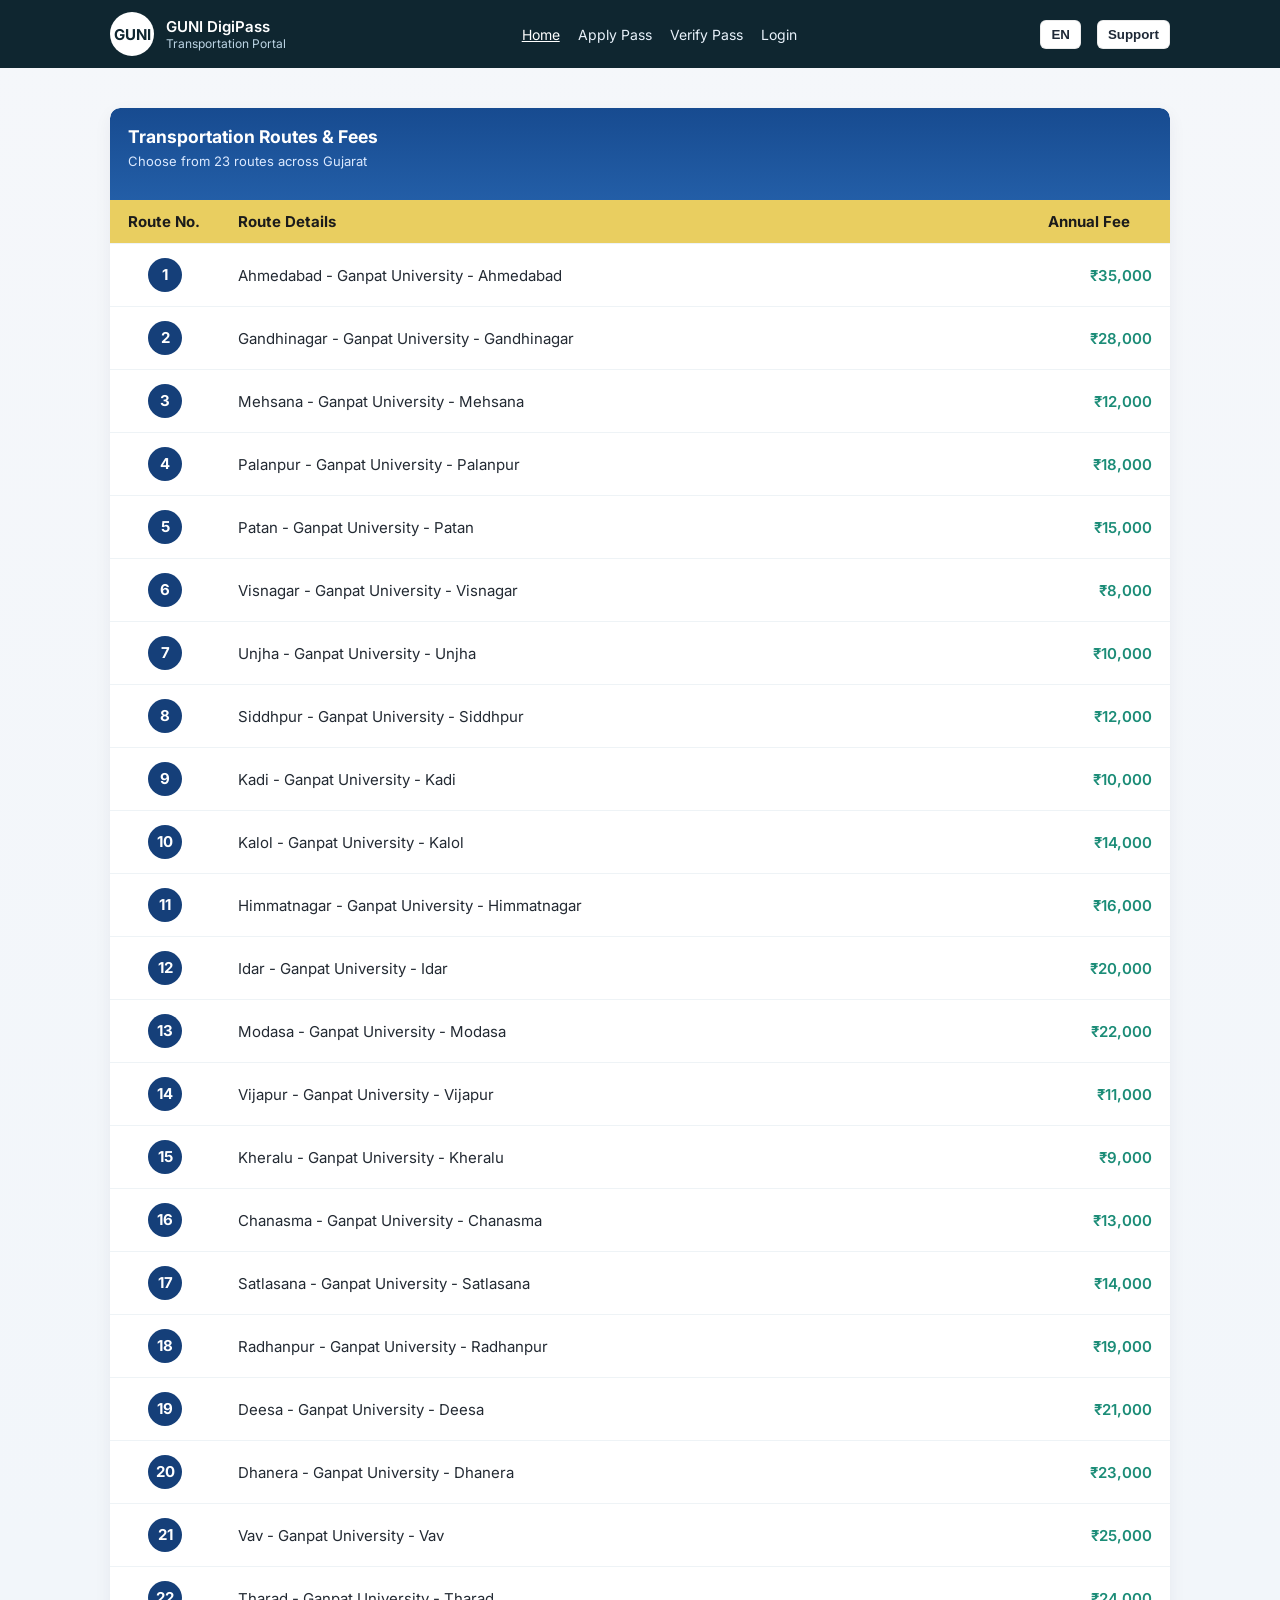
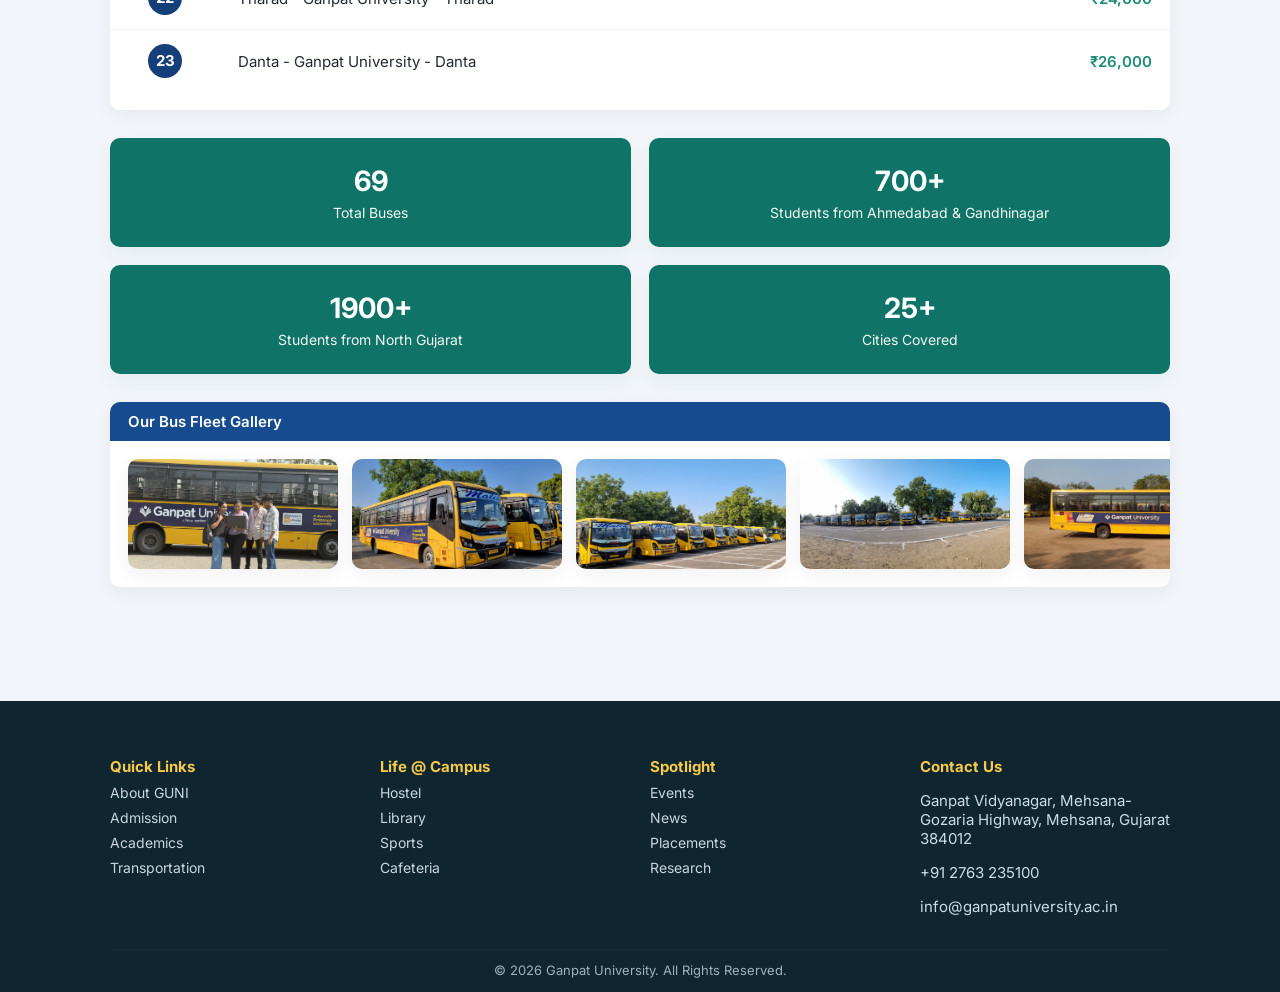
<file: frontend/index.html>
<!doctype html>
<html lang="en">
<head>
  <meta charset="utf-8" />
  <meta name="viewport" content="width=device-width,initial-scale=1" />
  <title>GUNI DigiPass — Home</title>
  <link href="https://fonts.googleapis.com/css2?family=Inter:wght@300;400;600;700&display=swap" rel="stylesheet">
  <link rel="stylesheet" href="homepage.css">
  <link rel="stylesheet" href="global-actions.css">
</head>
<body>
  <header class="topbar">
    <div class="container topbar-inner">
      <div class="brand">
        <div class="logo">GUNI</div>
        <div class="brand-text">
          <div class="title">GUNI DigiPass</div>
          <div class="subtitle">Transportation Portal</div>
        </div>
      </div>

      <nav class="nav">
        <a href="homepage.html" class="active">Home</a>
        <a href="applypass.html">Apply Pass</a>
        <a href="verify.html">Verify Pass</a>
        <a href="kdp.html">Login</a>
      </nav>

      <div class="actions">
        <button class="lang">EN</button>
        <button class="support">Support</button>
      </div>
    </div>
  </header>

  <main class="main">
    <div class="container">

      <!-- Routes Card -->
      <section class="card routes-card">
        <div class="routes-top">
          <div class="routes-title">
            <h3>Transportation Routes & Fees</h3>
            <p class="muted">Choose from 23 routes across Gujarat</p>
          </div>
        </div>

        <div class="routes-table-wrap">
          <table class="routes-table" aria-label="Routes and Fees">
            <thead>
              <tr>
                <th class="col-num">Route No.</th>
                <th class="col-detail">Route Details</th>
                <th class="col-fee">Annual Fee</th>
              </tr>
            </thead>
            <tbody id="routes-body">
              <!-- populated by JS -->
            </tbody>
          </table>
        </div>
      </section>

      <!-- Stats -->
      <section class="stats-grid">
        <div class="stat card-green">
          <div class="stat-number">69</div>
          <div class="stat-label">Total Buses</div>
        </div>
        <div class="stat card-green">
          <div class="stat-number">700+</div>
          <div class="stat-label">Students from Ahmedabad & Gandhinagar</div>
        </div>
        <div class="stat card-green">
          <div class="stat-number">1900+</div>
          <div class="stat-label">Students from North Gujarat</div>
        </div>
        <div class="stat card-green">
          <div class="stat-number">25+</div>
          <div class="stat-label">Cities Covered</div>
        </div>
      </section>

      <!-- Gallery -->
      <section class="card gallery-card">
        <div class="gallery-head">Our Bus Fleet Gallery</div>
        <div class="gallery-row" id="gallery-row">
          <!-- images populated by JS -->
        </div>
      </section>

    </div>
  </main>

  <footer class="footer">
    <div class="container footer-inner">
      <div class="cols">
        <div class="col">
          <h4>Quick Links</h4>
          <ul>
            <li>About GUNI</li>
            <li>Admission</li>
            <li>Academics</li>
            <li>Transportation</li>
          </ul>
        </div>
        <div class="col">
          <h4>Life @ Campus</h4>
          <ul>
            <li>Hostel</li>
            <li>Library</li>
            <li>Sports</li>
            <li>Cafeteria</li>
          </ul>
        </div>
        <div class="col">
          <h4>Spotlight</h4>
          <ul>
            <li>Events</li>
            <li>News</li>
            <li>Placements</li>
            <li>Research</li>
          </ul>
        </div>
        <div class="col">
          <h4>Contact Us</h4>
          <p>Ganpat Vidyanagar, Mehsana-Gozaria Highway, Mehsana, Gujarat 384012</p>
          <p>+91 2763 235100</p>
          <p>info@ganpatuniversity.ac.in</p>
        </div>
      </div>

      <div class="footer-bottom">© 2026 Ganpat University. All Rights Reserved.</div>
    </div>
  </footer>

  <script src="homepage.js"></script>
  <script src="global-actions.js"></script>
</body>
</html>
</file>
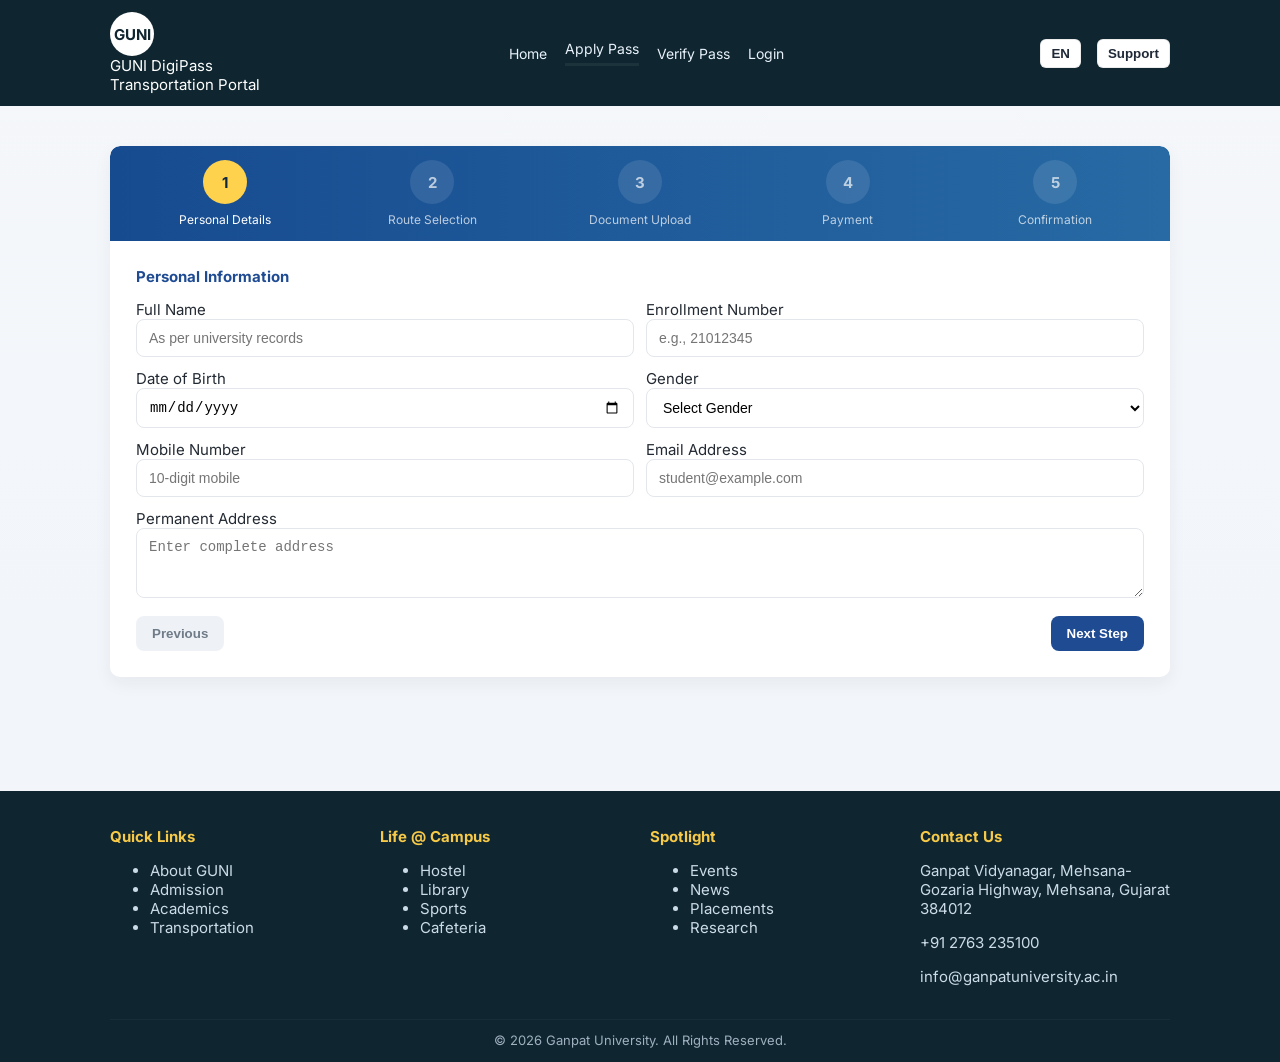
<file: frontend/applypass.html>
<!doctype html>
<html lang="en">
<head>
  <meta charset="utf-8" />
  <meta name="viewport" content="width=device-width, initial-scale=1" />
  <title>GUNI DigiPass — Apply Pass</title>
  <link href="https://fonts.googleapis.com/css2?family=Inter:wght@300;400;600;700&display=swap" rel="stylesheet">
  <link rel="stylesheet" href="applypass.css">
  <link rel="stylesheet" href="global-actions.css">
</head>
<body>
  <!-- Top navigation -->
  <header class="topbar">
    <div class="container topbar-inner">
      <div class="brand">
        <div class="logo">GUNI</div>
        <div class="brand-text">
          <div class="title">GUNI DigiPass</div>
          <div class="subtitle">Transportation Portal</div>
        </div>
      </div>
      <nav class="nav">
        <a href="homepage.html">Home</a>
        <a class="active" href="applypass.html">Apply Pass</a>
        <a href="verify.html">Verify Pass</a>
        <a href="kdp.html">Login</a>
      </nav>
      <div class="actions">
        <button class="lang">EN</button>
        <button class="support">Support</button>
      </div>
    </div>
  </header>

  <main class="main">
    <div class="container">

      <div class="apply-card card">
        <!-- Stepper -->
        <div class="stepper">
          <div class="step-item active" data-step="0">
            <div class="step-circle">1</div>
            <div class="step-label">Personal Details</div>
          </div>
          <div class="step-item" data-step="1">
            <div class="step-circle">2</div>
            <div class="step-label">Route Selection</div>
          </div>
          <div class="step-item" data-step="2">
            <div class="step-circle">3</div>
            <div class="step-label">Document Upload</div>
          </div>
          <div class="step-item" data-step="3">
            <div class="step-circle">4</div>
            <div class="step-label">Payment</div>
          </div>
          <div class="step-item" data-step="4">
            <div class="step-circle">5</div>
            <div class="step-label">Confirmation</div>
          </div>
        </div>

        <div class="apply-body">
          <!-- Step 1: Personal Details -->
          <form id="step-0" class="step active">
            <h4>Personal Information</h4>
            <div class="grid">
              <label class="field">
                <span>Full Name</span>
                <input id="app-fullname" type="text" placeholder="As per university records">
              </label>
              <label class="field">
                <span>Enrollment Number</span>
                <input id="app-enrollment" type="text" placeholder="e.g., 21012345">
              </label>

              <label class="field">
                <span>Date of Birth</span>
                <input id="app-dob" type="date">
              </label>
              <label class="field">
                <span>Gender</span>
                <select id="app-gender">
                  <option value="">Select Gender</option>
                  <option>Male</option>
                  <option>Female</option>
                  <option>Other</option>
                </select>
              </label>

              <label class="field">
                <span>Mobile Number</span>
                <input id="app-mobile" type="tel" maxlength="10" placeholder="10-digit mobile">
              </label>
              <label class="field">
                <span>Email Address</span>
                <input id="app-email" type="email" placeholder="student@example.com">
              </label>

              <label class="field full">
                <span>Permanent Address</span>
                <textarea id="app-address" rows="3" placeholder="Enter complete address"></textarea>
              </label>
            </div>

            <div class="actions-row">
              <button type="button" class="btn ghost" disabled>Previous</button>
              <button type="button" class="btn primary next-btn" data-next="1">Next Step</button>
            </div>
          </form>

          <!-- Step 2: Route Selection -->
          <div id="step-1" class="step">
            <h4>Select Your Route</h4>
            <div class="routes-list" id="routes-list">
              <!-- routes populated by JS (default shown on page load) -->
            </div>

            <div class="fee-summary card small" id="fee-summary">
              <div class="fee-header">Fee Summary</div>
              <div class="fee-row"><span>Bus Pass Fee</span><span id="fee-pass">₹0</span></div>
              <div class="fee-row"><span>Processing Fee</span><span id="fee-proc">₹500</span></div>
              <div class="fee-row total"><span>Total Amount</span><span id="fee-total">₹0</span></div>
            </div>

            <div class="actions-row">
              <button type="button" class="btn ghost prev-btn" data-prev="0">Previous</button>
              <button type="button" class="btn primary next-btn" data-next="2">Next Step</button>
            </div>
          </div>

          <!-- Step 3: Document Upload -->
          <div id="step-2" class="step">
            <h4>Document Upload</h4>

            <div class="doc-grid">
              <label class="doc-field">
                <span>ID Card (Student ID)</span>
                <input id="doc-id" type="file" accept="image/*,application/pdf">
                <div class="file-list" id="file-id">No file chosen</div>
              </label>

              <label class="doc-field">
                <span>Photo (Passport size)</span>
                <input id="doc-photo" type="file" accept="image/*">
                <div class="file-list" id="file-photo">No file chosen</div>
              </label>

              <label class="doc-field full">
                <span>Any other supporting doc (optional)</span>
                <input id="doc-other" type="file" accept="image/*,application/pdf">
                <div class="file-list" id="file-other">No file chosen</div>
              </label>
            </div>

            <div class="actions-row">
              <button type="button" class="btn ghost prev-btn" data-prev="1">Previous</button>
              <button type="button" class="btn primary next-btn" data-next="3">Next Step</button>
            </div>
          </div>

          <!-- Step 4: Payment -->
          <div id="step-3" class="step">
            <h4>Payment</h4>
            <div class="payment-card card small">
              <p class="muted">You will be charged the total amount shown in Fee Summary. For demo this is a simulated payment.</p>
              <div class="fee-row"><span>Selected pass</span><strong id="payment-pass">—</strong></div>
              <div class="fee-row"><span>Total</span><strong id="payment-total">₹0</strong></div>
            </div>

            <div class="actions-row">
              <button type="button" class="btn ghost prev-btn" data-prev="2">Previous</button>
              <button type="button" class="btn primary" id="pay-btn">Pay & Confirm</button>
            </div>
          </div>

          <!-- Step 5: Confirmation -->
          <div id="step-4" class="step">
            <div class="confirm-box">
              <div class="confirm-icon">✓</div>
              <h3>Application Submitted</h3>
              <p>Your bus pass application has been received. You will get a confirmation on your registered mobile/email.</p>
              <div class="actions-row">
                <a href="dashboard.html" class="btn primary">Go to Dashboard</a>
                <button class="btn ghost" id="apply-another">Apply another</button>
              </div>
            </div>
          </div>

        </div>
      </div>

    </div>
  </main>

  <!-- Footer (same style as other pages) -->
  <footer class="footer">
    <div class="container footer-inner">
      <div class="cols">
        <div class="col">
          <h4>Quick Links</h4>
          <ul><li>About GUNI</li><li>Admission</li><li>Academics</li><li>Transportation</li></ul>
        </div>
        <div class="col">
          <h4>Life @ Campus</h4>
          <ul><li>Hostel</li><li>Library</li><li>Sports</li><li>Cafeteria</li></ul>
        </div>
        <div class="col">
          <h4>Spotlight</h4>
          <ul><li>Events</li><li>News</li><li>Placements</li><li>Research</li></ul>
        </div>
        <div class="col">
          <h4>Contact Us</h4>
          <p>Ganpat Vidyanagar, Mehsana-Gozaria Highway, Mehsana, Gujarat 384012</p>
          <p>+91 2763 235100</p>
          <p>info@ganpatuniversity.ac.in</p>
        </div>
      </div>
      <div class="footer-bottom">© 2026 Ganpat University. All Rights Reserved.</div>
    </div>
  </footer>

  <script src="applypass.js"></script>
  <script src="global-actions.js"></script>
</body>
</html>
</file>
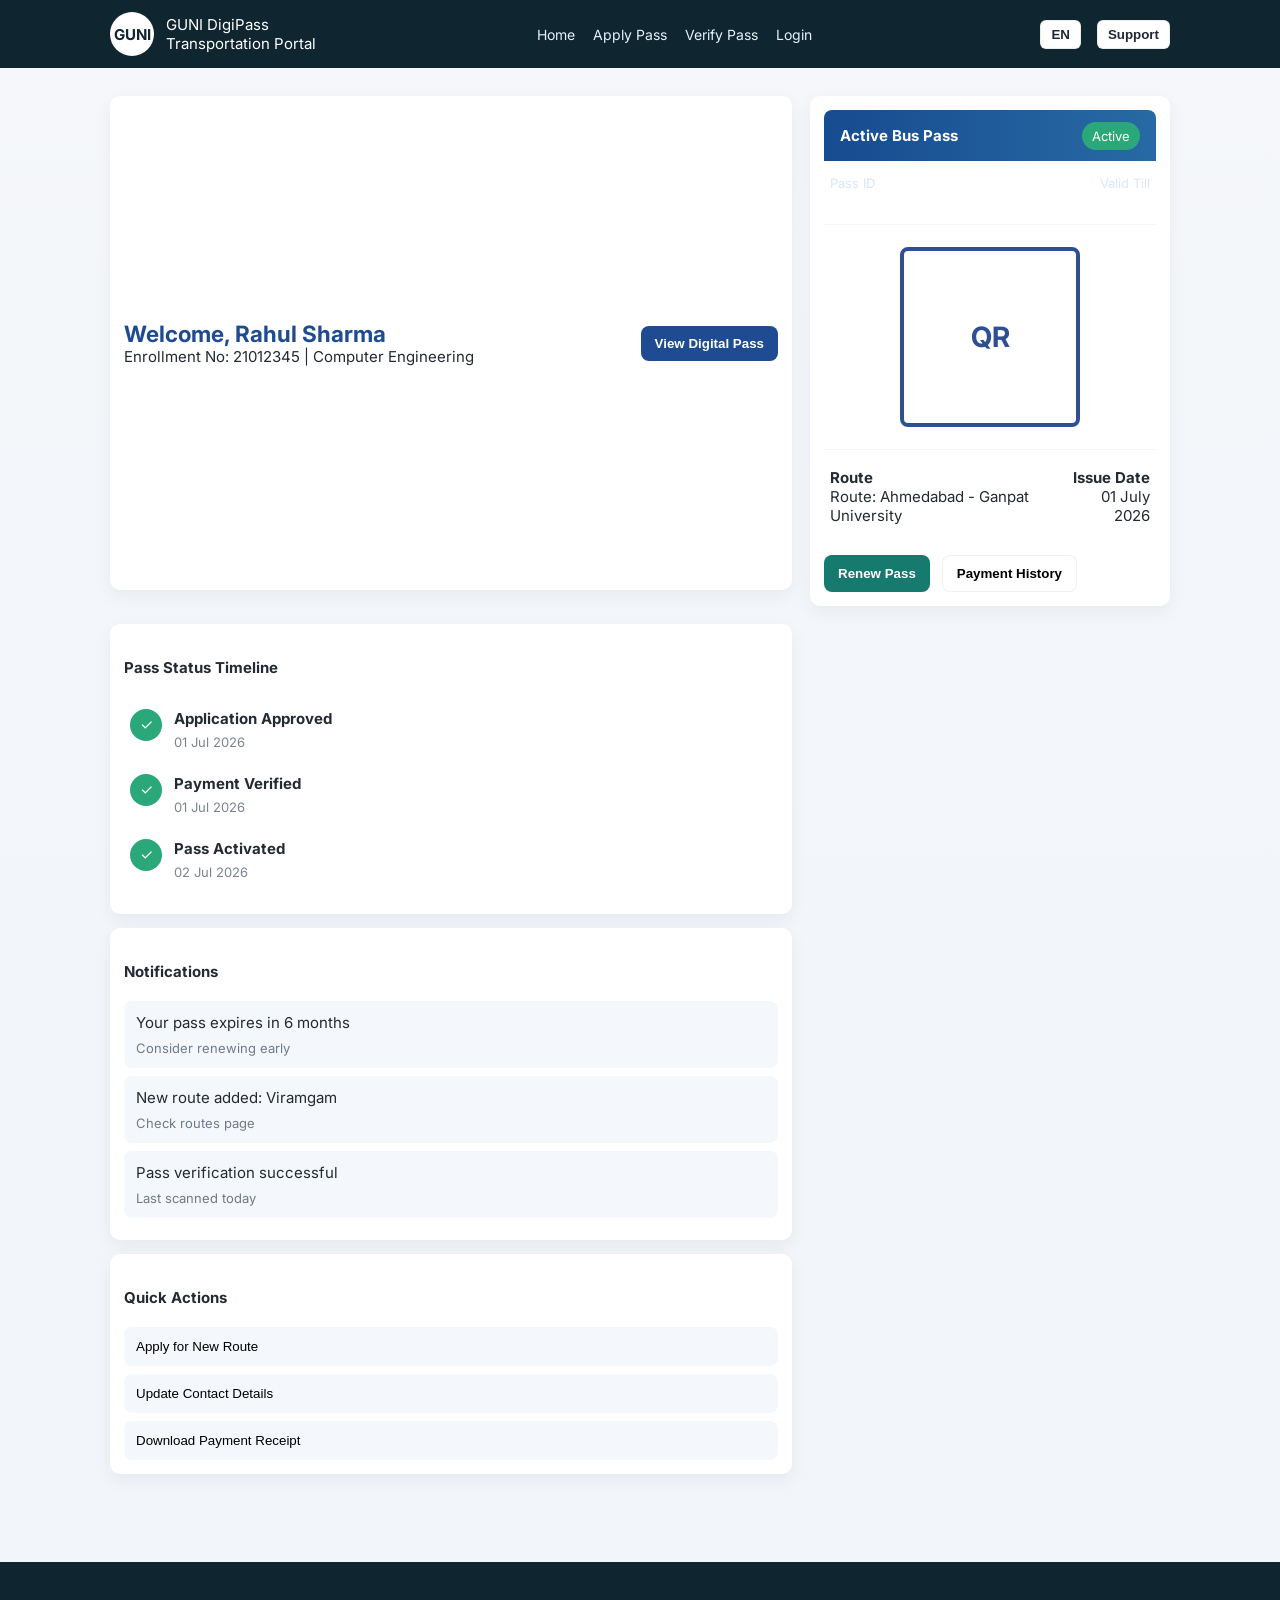
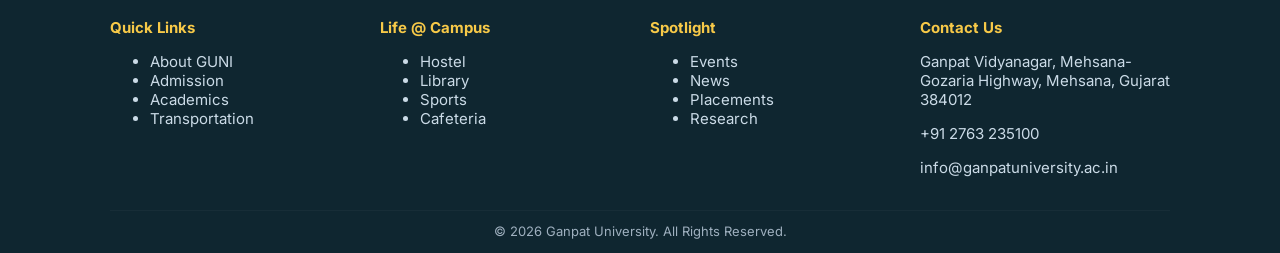
<file: frontend/dashboard.html>
<!doctype html>
<html lang="en">
<head>
  <meta charset="utf-8" />
  <meta name="viewport" content="width=device-width, initial-scale=1" />
  <title>GUNI DigiPass — Dashboard</title>
  <link href="https://fonts.googleapis.com/css2?family=Inter:wght@300;400;600;700&display=swap" rel="stylesheet">
  <link rel="stylesheet" href="dashboard.css">
  <link rel="stylesheet" href="global-actions.css">
</head>
<body>
  <!-- Top navigation -->
  <header class="topbar">
    <div class="container topbar-inner">
      <div class="brand">
        <div class="logo">GUNI</div>
        <div class="brand-text">
          <div class="title">GUNI DigiPass</div>
          <div class="subtitle">Transportation Portal</div>
        </div>
      </div>
      <nav class="nav">
        <a href="homepage.html">Home</a>
        <a href="applypass.html">Apply Pass</a>
        <a href="verify.html">Verify Pass</a>
        <a href="kdp.html">Login</a>
      </nav>
      <div class="actions">
        <button class="lang">EN</button>
        <button class="support">Support</button>
      </div>
    </div>
  </header>

  <main class="main">
    <div class="container dashboard-grid">

      <div class="welcome card">
        <div class="welcome-left">
          <h2 id="welcome-name">Welcome, Student</h2>
          <div id="welcome-sub">Enrollment No: — | Dept: —</div>
        </div>
        <div class="welcome-right">
          <button class="btn primary" id="view-pass-btn">View Digital Pass</button>
        </div>
      </div>

      <div class="left-col">
        <div class="card pass-card">
          <div class="pass-top">
            <h4>Active Bus Pass</h4>
            <div class="pass-status"> <span class="pill active">Active</span></div>
          </div>

          <div class="pass-meta">
            <div>
              <div class="meta-label">Pass ID</div>
              <div id="pass-id" class="meta-value">BP-2026-012345</div>
            </div>
            <div style="text-align:right">
              <div class="meta-label">Valid Till</div>
              <div id="pass-valid" class="meta-value">30 June 2025</div>
            </div>
          </div>

          <div class="qr-area">
            <div class="qr-placeholder" id="qr-placeholder">QR</div>
          </div>

          <div class="pass-footer">
            <div class="pass-info">
              <div class="small"><strong>Route</strong></div>
              <div id="pass-route">Route 1: Ahmedabad - GUNI</div>
            </div>
            <div class="pass-info" style="text-align:right">
              <div class="small"><strong>Issue Date</strong></div>
              <div id="pass-issue">01 July 2026</div>
            </div>
          </div>

          <div class="pass-actions">
            <button class="btn green" id="renew-btn">Renew Pass</button>
            <button class="btn ghost" id="history-btn">Payment History</button>
          </div>
        </div>
      </div>

      <aside class="right-col">
        <div class="card timeline-card">
          <h4>Pass Status Timeline</h4>
          <ul id="timeline-list" class="timeline-list">
            <!-- filled by JS -->
          </ul>
        </div>

        <div class="card notifications-card">
          <h4>Notifications</h4>
          <div id="notifications-list" class="notifications-list">
            <!-- filled by JS -->
          </div>
        </div>

        <div class="card actions-card">
          <h4>Quick Actions</h4>
          <div class="quick-list">
            <button class="quick-item">Apply for New Route</button>
            <button class="quick-item">Update Contact Details</button>
            <button class="quick-item">Download Payment Receipt</button>
          </div>
        </div>
      </aside>

    </div>
  </main>

  <footer class="footer">
    <div class="container footer-inner">
      <div class="cols">
        <div class="col">
          <h4>Quick Links</h4>
          <ul>
            <li>About GUNI</li>
            <li>Admission</li>
            <li>Academics</li>
            <li>Transportation</li>
          </ul>
        </div>
        <div class="col">
          <h4>Life @ Campus</h4>
          <ul>
            <li>Hostel</li>
            <li>Library</li>
            <li>Sports</li>
            <li>Cafeteria</li>
          </ul>
        </div>
        <div class="col">
          <h4>Spotlight</h4>
          <ul>
            <li>Events</li>
            <li>News</li>
            <li>Placements</li>
            <li>Research</li>
          </ul>
        </div>
        <div class="col">
          <h4>Contact Us</h4>
          <p>Ganpat Vidyanagar, Mehsana-Gozaria Highway, Mehsana, Gujarat 384012</p>
          <p>+91 2763 235100</p>
          <p>info@ganpatuniversity.ac.in</p>
        </div>
      </div>

      <div class="footer-bottom">© 2026 Ganpat University. All Rights Reserved.</div>
    </div>
  </footer>

  <script src="dashboard.js"></script>
  <script src="global-actions.js"></script>
</body>
</html>
</file>
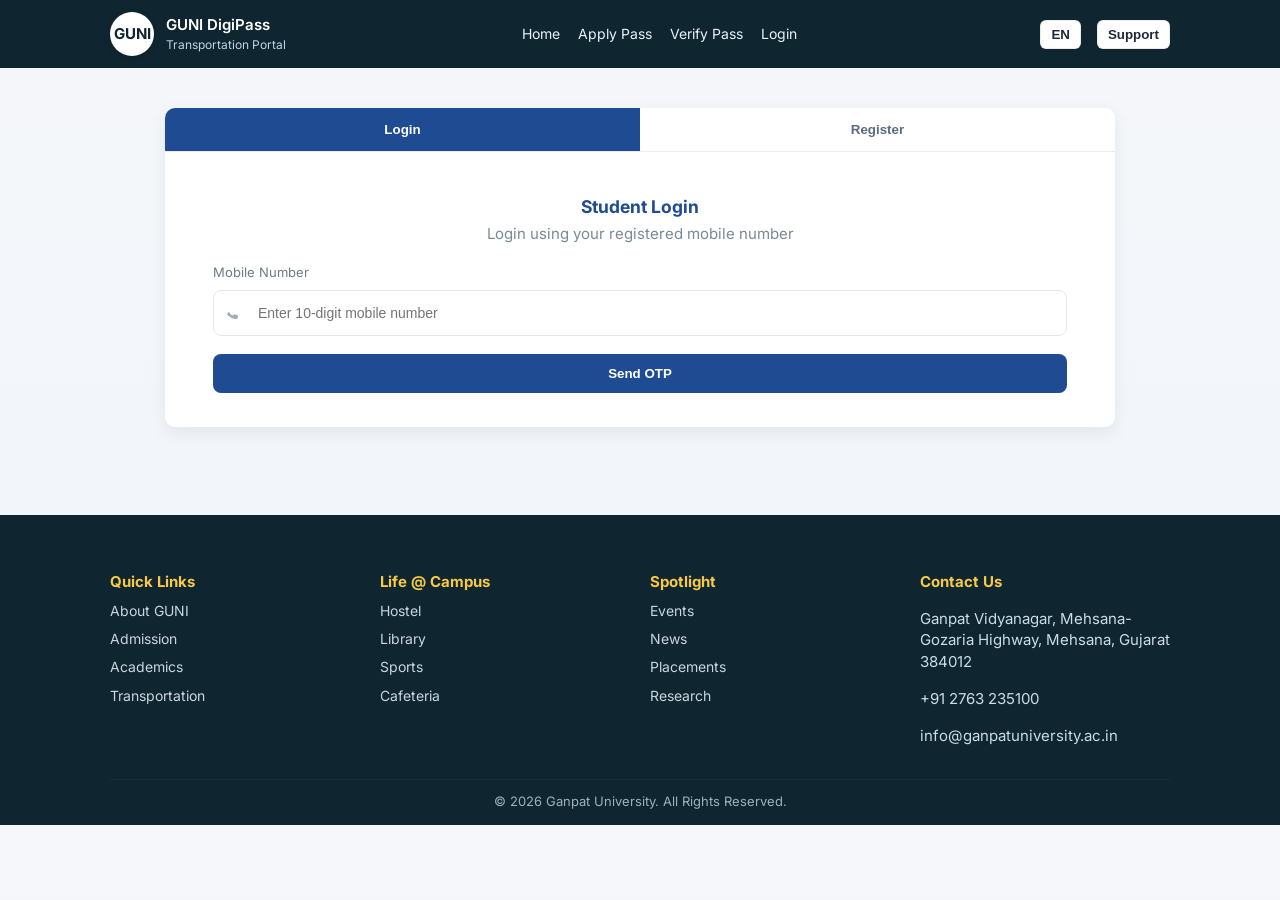
<file: frontend/kdp.html>
<!doctype html>
<html lang="en">
<head>
  <meta charset="utf-8" />
  <meta name="viewport" content="width=device-width, initial-scale=1" />
  <title>GUNI DigiPass — Login / Register</title>
  <link href="https://fonts.googleapis.com/css2?family=Inter:wght@300;400;600;700&display=swap" rel="stylesheet">
  <link rel="stylesheet" href="kdp.css">
  <link rel="stylesheet" href="global-actions.css">
</head>
<body>
  <!-- Top navigation -->
  <header class="topbar">
    <div class="container topbar-inner">
      <div class="brand">
        <div class="logo">GUNI</div>
        <div class="brand-text">
          <div class="title">GUNI DigiPass</div>
          <div class="subtitle">Transportation Portal</div>
        </div>
      </div>
      <nav class="nav">
        <a href="homepage.html">Home</a>
        <a href="applypass.html">Apply Pass</a>
        <a href="verify.html">Verify Pass</a>
        <a href="kdp.html">Login</a>
      </nav>
      <div class="actions">
        <button class="lang">EN</button>
        <button class="support">Support</button>
      </div>
    </div>
  </header>

  <!-- Main -->
  <main class="main">
    <div class="container">
      <div class="card-wrapper">
        <div class="card">
          <div class="tabs">
            <button class="tab active" data-target="login">Login</button>
            <button class="tab" data-target="register">Register</button>
          </div>
          <div class="card-body">
            <!-- LOGIN -->
            <form id="login" class="form active">
              <h3 class="form-title">Student Login</h3>
              <p class="form-sub">Login using your registered mobile number</p>
              <label class="field">
                <span class="field-label">Mobile Number</span>
                <div class="input-with-icon">
                  <svg class="icon phone" viewBox="0 0 24 24" width="18" height="18"><path fill="#9aa3b2" d="M6.6 10.2c1.2 2.3 2.9 4 5.2 5.2l1.3-1.3c.2-.2.5-.3.8-.2 1 .3 2.1.5 3.4.5.4 0 .8.3.9.7l.5 2.1c.1.5-.2 1-.7 1.2C18.7 21 10.9 21 3.8 13.9  -..."/></svg>
                  <input id="login-mobile" type="tel" placeholder="Enter 10-digit mobile number" maxlength="10" />
                </div>
              </label>
              <button type="submit" class="btn primary full">Send OTP</button>
            </form>

            <!-- REGISTER -->
            <form id="register" class="form">
              <h3 class="form-title">New Student Registration</h3>
              <p class="form-sub">Register to apply for bus pass</p>

              <div class="grid">
                <label class="field">
                  <span class="field-label">Enrollment Number</span>
                  <input id="enrollment" type="text" placeholder="e.g., 21012345" />
                </label>

                <label class="field">
                  <span class="field-label">Full Name</span>
                  <input id="fullname" type="text" placeholder="As per university records" />
                </label>

                <label class="field">
                  <span class="field-label">Mobile Number</span>
                  <div class="input-with-icon">
                    <svg class="icon phone" viewBox="0 0 24 24" width="18" height="18"><path fill="#9aa3b2" d="M6.6 10.2c1.2 2.3 2.9 4 5.2 5.2l1.3-1.3c.2-.2.5-.3.8-.2 1 .3 2.1.5 3.4.5.4 0 .8.3.9.7l.5 2.1c.1.5-.2 1-.7 1.2C18.7 21 10.9 21 3.8 13.9  -..."/></svg>
                    <input id="reg-mobile" type="tel" placeholder="10-digit mobile" maxlength="10" />
                  </div>
                </label>

                <label class="field">
                  <span class="field-label">Email Address</span>
                  <div class="input-with-icon">
                    <svg class="icon mail" viewBox="0 0 24 24" width="18" height="18"><path fill="#9aa3b2" d="M20 4H4c-1.1 0-2 .9-2 2v12..."/></svg>
                    <input id="email" type="email" placeholder="student@example.com" />
                  </div>
                </label>

                <label class="field">
                  <span class="field-label">Aadhaar Number</span>
                  <div class="input-with-icon">
                    <svg class="icon id" viewBox="0 0 24 24" width="18" height="18"><path fill="#9aa3b2" d="M12 2a10 10 0 100 20A10 10 0 0012 2z"/></svg>
                    <input id="aadhaar" type="text" placeholder="12-digit Aadhaar" maxlength="12" />
                  </div>
                </label>

                <label class="field">
                  <span class="field-label">Department</span>
                  <select id="department">
                    <option value="">Select Department</option>
                    <option>Computer Science</option>
                    <option>Mechanical</option>
                    <option>Electronics</option>
                    <option>Management</option>
                  </select>
                </label>
              </div>

              <button type="submit" class="btn primary full">Register & Send OTP</button>
            </form>
          </div>
        </div>
      </div>
    </div>
  </main>

  <!-- Footer -->
  <footer class="footer">
    <div class="container footer-inner">
      <div class="cols">
        <div class="col">
          <h4>Quick Links</h4>
          <ul>
            <li>About GUNI</li>
            <li>Admission</li>
            <li>Academics</li>
            <li>Transportation</li>
          </ul>
        </div>
        <div class="col">
          <h4>Life @ Campus</h4>
          <ul>
            <li>Hostel</li>
            <li>Library</li>
            <li>Sports</li>
            <li>Cafeteria</li>
          </ul>
        </div>
        <div class="col">
          <h4>Spotlight</h4>
          <ul>
            <li>Events</li>
            <li>News</li>
            <li>Placements</li>
            <li>Research</li>
          </ul>
        </div>
        <div class="col">
          <h4>Contact Us</h4>
          <p>Ganpat Vidyanagar, Mehsana-Gozaria Highway, Mehsana, Gujarat 384012</p>
          <p>+91 2763 235100</p>
          <p>info@ganpatuniversity.ac.in</p>
        </div>
      </div>

      <div class="footer-bottom">© 2026 Ganpat University. All Rights Reserved.</div>
    </div>
  </footer>

  <script src="kdp.js"></script>
  <script src="global-actions.js"></script>
</body>
</html>
</file>
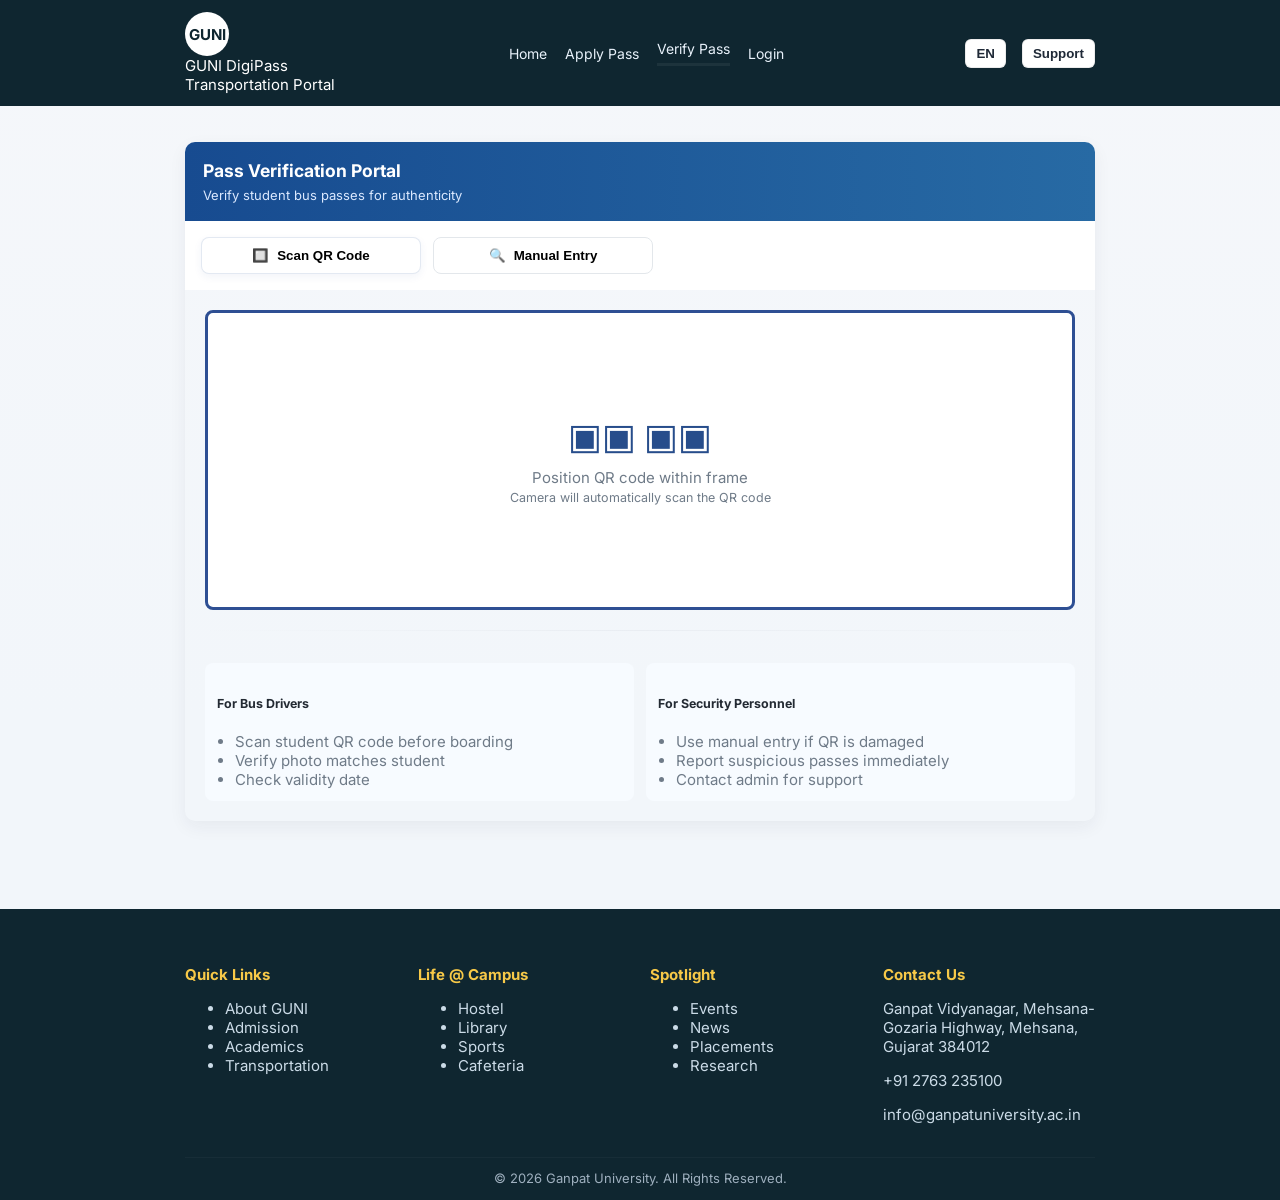
<file: frontend/verify.html>
<!doctype html>
<html lang="en">
<head>
  <meta charset="utf-8" />
  <meta name="viewport" content="width=device-width,initial-scale=1" />
  <title>GUNI DigiPass — Verify Pass</title>
  <link href="https://fonts.googleapis.com/css2?family=Inter:wght@300;400;600;700&display=swap" rel="stylesheet">
  <link rel="stylesheet" href="verify.css">
  <link rel="stylesheet" href="global-actions.css">
</head>
<body>
  <!-- Top navigation -->
  <header class="topbar">
    <div class="container topbar-inner">
      <div class="brand">
        <div class="logo">GUNI</div>
        <div class="brand-text">
          <div class="title">GUNI DigiPass</div>
          <div class="subtitle">Transportation Portal</div>
        </div>
      </div>
      <nav class="nav">
        <a href="homepage.html">Home</a>
        <a href="applypass.html">Apply Pass</a>
        <a class="active" href="verify.html">Verify Pass</a>
        <a href="kdp.html">Login</a>
      </nav>
      <div class="actions">
        <button class="lang">EN</button>
        <button class="support">Support</button>
      </div>
    </div>
  </header>

  <main class="main">
    <div class="container">

      <section class="card verify-card">
        <div class="verify-header">
          <h3>Pass Verification Portal</h3>
          <p class="sub">Verify student bus passes for authenticity</p>
        </div>

        <div class="verify-controls">
          <button class="tab-btn active" data-mode="scan" id="btn-scan">
            <span class="icon">🔲</span> Scan QR Code
          </button>
          <button class="tab-btn" data-mode="manual" id="btn-manual">
            <span class="icon">🔍</span> Manual Entry
          </button>
        </div>

        <div class="verify-body">
          <!-- Scan area (default) -->
          <div id="mode-scan" class="mode active">
            <div class="qr-frame" id="qr-frame" title="Click to simulate scanning a QR code">
              <div class="qr-icon">▣▣ ▣▣</div>
              <div class="qr-hint">Position QR code within frame<br><small>Camera will automatically scan the QR code</small></div>
            </div>
          </div>

          <!-- Manual entry area -->
          <div id="mode-manual" class="mode">
            <div class="manual-row">
              <label class="field">
                <span class="label-text">Enter Pass ID</span>
                <input id="manual-pass" type="text" placeholder="e.g., BP-2026-012345">
              </label>
              <button id="manual-verify" class="btn primary">Verify</button>
            </div>
          </div>

          <!-- Result area (shows verification details) -->
          <div id="verify-result" class="result-card card" hidden>
            <div class="result-header">
              <div class="status-pill" id="result-status">Valid</div>
              <div class="result-actions">
                <button class="btn ghost" id="result-close">Close</button>
              </div>
            </div>

            <div class="result-body">
              <div class="result-left">
                <h4 id="r-name">Student Name</h4>
                <div class="muted" id="r-sub">Enrollment No: — | Dept: —</div>

                <div class="meta-list">
                  <div><strong>Pass ID:</strong> <span id="r-passid">—</span></div>
                  <div><strong>Route:</strong> <span id="r-route">—</span></div>
                  <div><strong>Issue Date:</strong> <span id="r-issue">—</span></div>
                  <div><strong>Valid Till:</strong> <span id="r-valid">—</span></div>
                </div>
              </div>

              <div class="result-right">
                <div class="qr-mini" id="r-qr">QR</div>
              </div>
            </div>
          </div>

          <!-- Not found / invalid message -->
          <div id="verify-error" class="card error-card" hidden>
            <div class="error-text"><strong>Pass not found</strong><div class="muted">The scanned or entered pass ID does not match any active record.</div></div>
            <div class="error-actions">
              <button class="btn primary" id="retry-scan">Retry Scan</button>
              <button class="btn ghost" id="retry-manual">Try Manual Entry</button>
            </div>
          </div>

          <hr class="divider">

          <!-- Guidelines -->
          <div class="guidelines">
            <div class="guideline card small">
              <h5>For Bus Drivers</h5>
              <ul>
                <li>Scan student QR code before boarding</li>
                <li>Verify photo matches student</li>
                <li>Check validity date</li>
              </ul>
            </div>

            <div class="guideline card small">
              <h5>For Security Personnel</h5>
              <ul>
                <li>Use manual entry if QR is damaged</li>
                <li>Report suspicious passes immediately</li>
                <li>Contact admin for support</li>
              </ul>
            </div>
          </div>
        </div>
      </section>

    </div>
  </main>

  <footer class="footer">
    <div class="container footer-inner">
      <div class="cols">
        <div class="col">
          <h4>Quick Links</h4>
          <ul>
            <li>About GUNI</li>
            <li>Admission</li>
            <li>Academics</li>
            <li>Transportation</li>
          </ul>
        </div>
        <div class="col">
          <h4>Life @ Campus</h4>
          <ul>
            <li>Hostel</li>
            <li>Library</li>
            <li>Sports</li>
            <li>Cafeteria</li>
          </ul>
        </div>
        <div class="col">
          <h4>Spotlight</h4>
          <ul>
            <li>Events</li>
            <li>News</li>
            <li>Placements</li>
            <li>Research</li>
          </ul>
        </div>
        <div class="col">
          <h4>Contact Us</h4>
          <p>Ganpat Vidyanagar, Mehsana-Gozaria Highway, Mehsana, Gujarat 384012</p>
          <p>+91 2763 235100</p>
          <p>info@ganpatuniversity.ac.in</p>
        </div>
      </div>

      <div class="footer-bottom">© 2026 Ganpat University. All Rights Reserved.</div>
    </div>
  </footer>

  <script src="verify.js"></script>
  <script src="global-actions.js"></script>
</body>
</html>
</file>
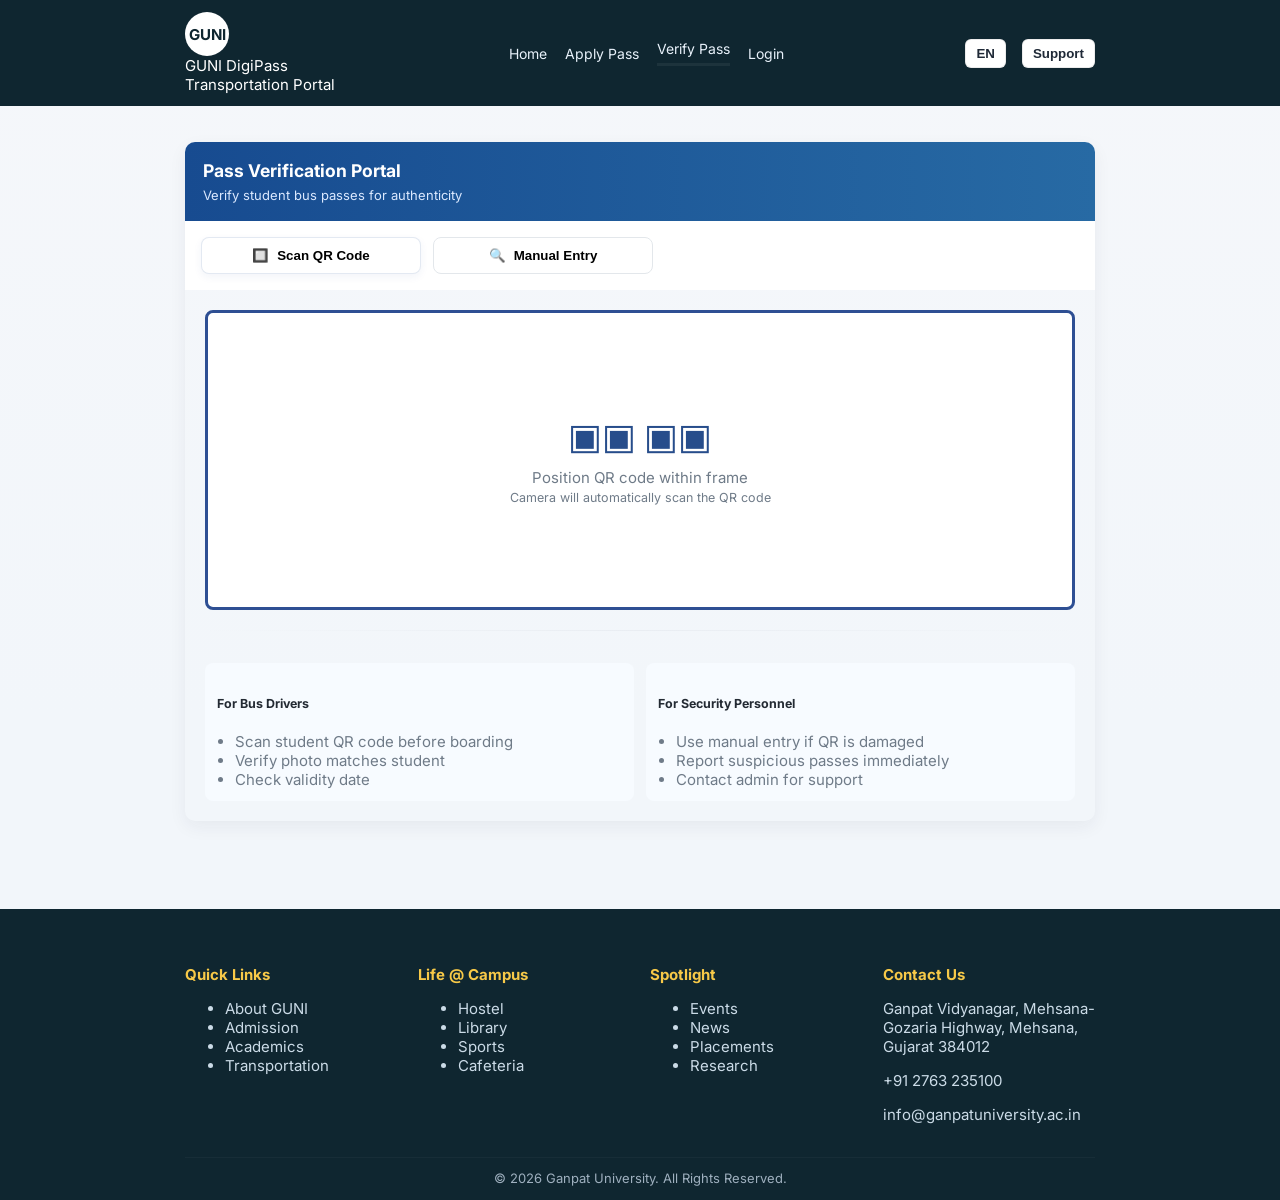
<file: frontend/verifypass.html>
<!doctype html>
<html lang="en">
<head>
  <meta charset="utf-8" />
  <meta name="viewport" content="width=device-width, initial-scale=1" />
  <title>Redirecting…</title>
  <meta http-equiv="refresh" content="0; url=verify.html">
</head>
<body>
  <p>Redirecting to <a href="verify.html">Verify Pass</a>…</p>
</body>
</html>

  <footer class="footer">
    <div class="container footer-inner">
      <div class="cols">
        <div class="col">
          <h4>Quick Links</h4>
          <ul>
            <li>About GUNI</li>
            <li>Admission</li>
            <li>Academics</li>
            <li>Transportation</li>
          </ul>
        </div>
        <div class="col">
          <h4>Life @ Campus</h4>
          <ul>
            <li>Hostel</li>
            <li>Library</li>
            <li>Sports</li>
            <li>Cafeteria</li>
          </ul>
        </div>
        <div class="col">
          <h4>Spotlight</h4>
          <ul>
            <li>Events</li>
            <li>News</li>
            <li>Placements</li>
            <li>Research</li>
          </ul>
        </div>
        <div class="col">
          <h4>Contact Us</h4>
          <p>Ganpat Vidyanagar, Mehsana-Gozaria Highway, Mehsana, Gujarat 384012</p>
          <p>+91 2763 235100</p>
          <p>info@ganpatuniversity.ac.in</p>
        </div>
      </div>
      <div class="footer-bottom">© 2026 Ganpat University. All Rights Reserved.</div>
    </div>
  </footer>

</body>
</html>
</file>
<file: frontend/homepage.css>
:root{
  --bg:#f2f6fa;
  --card:#ffffff;
  --primary:#174b90; /* deep blue header for card */
  --nav:#0f2630;     /* topbar & footer */
  --muted:#7b8590;
  --gold:#e9ce60;    /* table header gold */
  --circle:#153f79;  /* route number circle */
  --fee-green:#1b8c77;
  --teal:#0f7467;    /* stats card */
  --radius:10px;
  --container:1100px;
  font-family: "Inter", system-ui, -apple-system, "Segoe UI", Roboto, "Helvetica Neue", Arial;
}

*{box-sizing:border-box}
body{
  margin:0;
  background:linear-gradient(#f5f7fa,#f2f6fa 60%);
  color:#232a33;
  font-size:15px;
  -webkit-font-smoothing:antialiased;
}

/* Container */
.container{max-width:var(--container);margin:0 auto;padding:0 20px}

/* Topbar */
.topbar{background:var(--nav);color:#fff;padding:12px 0;position:sticky;top:0;z-index:30}
.topbar-inner{display:flex;align-items:center;gap:20px;justify-content:space-between}
.brand{display:flex;align-items:center;gap:12px}
.logo{width:44px;height:44px;border-radius:50%;background:#fff;color:var(--nav);display:flex;align-items:center;justify-content:center;font-weight:700}
.brand-text .title{font-weight:600}
.brand-text .subtitle{font-size:12px;color:#bcd4e4}
.nav{display:flex;gap:18px;align-items:center}
.nav a{color:#e9f2fb;text-decoration:none;font-size:14px}
.nav a.active{color:#fff;text-decoration:underline}
.actions{display:flex;gap:8px}
.actions button{background:transparent;color:#e9f2fb;border:1px solid rgba(255,255,255,0.06);padding:6px 10px;border-radius:6px;cursor:pointer}
.support{background:#1e8b78;padding:6px 10px;border-radius:6px;border:none;color:#fff}

/* Main */
.main{padding:40px 0 60px}

/* Routes card */
.card{background:var(--card);border-radius:var(--radius);box-shadow:0 6px 18px rgba(27,40,61,0.06);overflow:hidden;margin-bottom:26px}
.routes-top{background:linear-gradient(180deg,var(--primary),#235ea7);padding:18px;border-radius:var(--radius) var(--radius) 0 0;color:#fff}
.routes-title h3{margin:0}
.routes-title .muted{color:#dbe9ff;margin-top:6px;font-size:13px}

.routes-table-wrap{padding:0 0 18px}
.routes-table{width:100%;border-collapse:collapse}
.routes-table thead tr{background:var(--gold);color:#1b1b1b}
.routes-table th{padding:12px 18px;text-align:left}
.routes-table td{padding:14px 18px;border-top:1px solid #eef3f6;background:#fff}
.col-num{width:110px}
.col-fee{text-align:right;width:140px}

/* route number circle */
.routes-table td.num{width:80px;text-align:center}
.routes-table td.num .num-circle{display:inline-block;width:34px;height:34px;border-radius:50%;background:var(--circle);color:#fff;line-height:34px;font-weight:700}

/* fee color */
.routes-table td.fee{color:var(--fee-green);font-weight:600;text-align:right}

/* Stats grid */
.stats-grid{display:grid;grid-template-columns:repeat(2,1fr);gap:18px;margin:28px 0}
.stat{padding:26px;border-radius:10px;color:#fff;display:flex;flex-direction:column;align-items:center;justify-content:center;min-height:90px;box-shadow:0 8px 20px rgba(20,60,58,0.06)}
.card-green{background:var(--teal)}
.stat-number{font-size:28px;font-weight:700}
.stat-label{font-size:14px;margin-top:6px;opacity:0.95;text-align:center}

/* Gallery */
.gallery-card{padding:0}
.gallery-head{background:var(--primary);color:#fff;padding:10px 18px;font-weight:600}
.gallery-row{display:flex;gap:14px;padding:18px;overflow:auto}
.gallery-row img{height:110px;border-radius:10px;object-fit:cover;box-shadow:0 6px 18px rgba(27,40,61,0.06);min-width:210px}

/* Footer */
.footer{background:var(--nav);color:#cbdbe7;padding:36px 0 14px;margin-top:28px}
.footer-inner{display:flex;flex-direction:column;gap:18px}
.cols{display:grid;grid-template-columns:repeat(4,1fr);gap:20px}
.col h4{color:#f7c948;margin-bottom:8px;font-size:15px}
.col ul{list-style:none;padding:0;margin:0}
.col ul li{color:#c9d6df;margin-bottom:8px;font-size:14px}
.footer-bottom{text-align:center;color:#9fb0bf;padding-top:12px;border-top:1px solid rgba(255,255,255,0.03);font-size:13px}

/* Table responsive */
@media (max-width:900px){
  .stats-grid{grid-template-columns:1fr}
  .gallery-row img{height:90px;min-width:160px}
  .cols{grid-template-columns:repeat(2,1fr)}
}
@media (max-width:560px){
  .routes-table thead tr{display:none}
  .routes-table td{display:flex;flex-direction:row;align-items:center;justify-content:space-between;padding:12px}
  .routes-table td.num{width:auto}
  .routes-table td.fee{text-align:right}
  .cols{grid-template-columns:1fr}
}
</file>
<file: frontend/global-actions.css>
/* Shared styles for language and support buttons + modal */
.actions .lang,
.actions .support {
  appearance: none;
  border: 1px solid rgba(0,0,0,0.08);
  background: white;
  color: #1f2937;
  padding: 6px 10px;
  margin-left: 8px;
  border-radius: 6px;
  font-weight: 600;
  cursor: pointer;
}
.actions .lang:hover,
.actions .support:hover {
  background: #f3f4f6;
}

/* Support modal */
.ga-modal-backdrop {
  position: fixed;
  inset: 0;
  background: rgba(15,23,42,0.5);
  display: flex;
  align-items: center;
  justify-content: center;
  z-index: 9999;
}
.ga-modal {
  background: white;
  padding: 18px;
  border-radius: 10px;
  max-width: 420px;
  width: 90%;
  box-shadow: 0 10px 30px rgba(2,6,23,0.2);
}
.ga-modal h3 { margin: 0 0 8px 0; font-size: 18px; }
.ga-modal p { margin: 0 0 12px 0; color: #374151; }
.ga-modal .ga-actions { text-align: right; }
.ga-modal .btn { margin-left: 8px; }
</file>
<file: frontend/applypass.css>
:root{
  --bg:#f2f6fa;
  --card:#ffffff;
  --primary:#1f4b93;
  --muted:#9aa3b2;
  --footer:#0f2630;
  --accent:#f7c948;
  --green:#177a6f;
  --radius:10px;
  font-family: "Inter", system-ui, -apple-system, "Segoe UI", Roboto, "Helvetica Neue", Arial;
}

*{box-sizing:border-box}
body{margin:0;background:linear-gradient(#f5f7fa,#f2f6fa 60%);color:#232a33;font-size:15px}

/* Container */
.container{max-width:1100px;margin:0 auto;padding:0 20px}

/* Topbar */
.topbar{background:var(--footer);color:#fff;padding:12px 0}
.topbar-inner{display:flex;align-items:center;gap:20px;justify-content:space-between}
.logo{width:44px;height:44px;border-radius:50%;background:#fff;color:var(--footer);display:flex;align-items:center;justify-content:center;font-weight:700}
.nav{display:flex;gap:18px;align-items:center}
.nav a{color:#e9f2fb;text-decoration:none;font-size:14px}
.nav a.active{border-bottom:3px solid rgba(255,255,255,0.06);padding-bottom:6px}
.actions{display:flex;gap:8px}

/* Main */
.main{padding:40px 0 60px}

/* Card base */
.card{background:var(--card);border-radius:10px;padding:0;margin-bottom:26px;box-shadow:0 6px 18px rgba(27,40,61,0.06);overflow:hidden}

/* Stepper */
.stepper{display:flex;gap:14px;align-items:center;padding:14px 18px;background:linear-gradient(90deg,#174b90,#276aa4);color:#fff;border-radius:10px 10px 0 0}
.step-item{display:flex;flex-direction:column;align-items:center;flex:1;opacity:0.7;position:relative}
.step-item .step-circle{width:44px;height:44px;border-radius:50%;display:flex;align-items:center;justify-content:center;background:rgba(255,255,255,0.15);font-weight:700}
.step-item.active, .step-item.completed{opacity:1}
.step-item.active .step-circle{background:#ffd24d;color:#0b2742}
.step-label{font-size:12px;margin-top:8px;text-align:center}

/* apply body */
.apply-body{padding:26px}

/* steps */
.step{display:none}
.step.active{display:block}
h4{color:var(--primary);margin:0 0 14px}

/* grid form fields */
.grid{display:grid;grid-template-columns:repeat(2,1fr);gap:12px}
.field{display:flex;flex-direction:column}
.field input, .field select, textarea{padding:10px 12px;border-radius:8px;border:1px solid #e3e7eb;background:#fff;font-size:14px}
.field.full{grid-column:1/-1}
textarea{resize:vertical}

/* routes list */
.routes-list{display:flex;flex-direction:column;gap:12px}
.route-item{display:flex;align-items:center;justify-content:space-between;padding:14px;border-radius:8px;border:1px solid #e6ecf3;background:#fff}
.route-left{display:flex;gap:12px;align-items:center}
.route-left input[type="radio"]{appearance:none;width:20px;height:20px;border-radius:50%;border:2px solid #d1d7de;display:inline-block;position:relative}
.route-left input[type="radio"]:checked{background:var(--primary);border-color:var(--primary);box-shadow:0 0 0 4px rgba(31,75,147,0.07)}
.route-title{font-weight:600}
.route-desc{font-size:13px;color:#7b8590}

/* fee summary & small card */
.card.small{padding:12px}
.fee-summary{margin-top:14px;background:#f7fbff}
.fee-header{font-weight:700;color:var(--primary);margin-bottom:10px}
.fee-row{display:flex;justify-content:space-between;padding:6px 0;border-bottom:1px solid rgba(0,0,0,0.04)}
.fee-row.total{font-weight:700;color:var(--primary);border-bottom:none;padding-top:8px}

/* document upload */
.doc-grid{display:grid;grid-template-columns:repeat(2,1fr);gap:12px}
.doc-field{display:flex;flex-direction:column}
.doc-field input[type="file"]{margin-top:8px}
.doc-field .file-list{margin-top:8px;font-size:13px;color:#6f7b88}
.doc-field.full{grid-column:1/-1}

/* payment small card */
.payment-card{padding:12px;background:#f7fbff}
.muted{color:#6d7b89}

/* actions row */
.actions-row{display:flex;justify-content:space-between;align-items:center;margin-top:18px}
.btn{display:inline-block;padding:10px 16px;border-radius:8px;border:none;cursor:pointer;font-weight:600}
.btn.primary{background:var(--primary);color:#fff}
.btn.ghost{background:#eef2f6;color:#6f7b88;border-radius:8px;padding:10px 16px}
.prev-btn[disabled]{opacity:0.5}

/* confirmation */
.confirm-box{text-align:center;padding:28px}
.confirm-icon{width:80px;height:80px;border-radius:50%;background:var(--green);color:#fff;display:flex;align-items:center;justify-content:center;margin:0 auto 12px;font-size:28px}

/* footer */
.footer{background:var(--footer);color:#cbdbe7;padding:36px 0 14px;margin-top:28px}
.footer-inner{display:flex;flex-direction:column;gap:18px}
.cols{display:grid;grid-template-columns:repeat(4,1fr);gap:20px}
.col h4{color:var(--accent);margin-bottom:8px;font-size:15px}
.footer-bottom{text-align:center;color:#9fb0bf;padding-top:12px;border-top:1px solid rgba(255,255,255,0.03);font-size:13px}

/* responsive */
@media (max-width:900px){
  .grid{grid-template-columns:1fr}
  .doc-grid{grid-template-columns:1fr}
  .routes-list{gap:10px}
  .actions-row{flex-direction:column-reverse;gap:10px}
}
</file>
<file: frontend/dashboard.css>
:root{
  --bg:#f2f6fa;
  --card:#ffffff;
  --primary:#1f4b93;
  --muted:#9aa3b2;
  --footer:#0f2630;
  --accent:#f7c948;
  --green:#177a6f;
  --radius:10px;
  font-family: "Inter", system-ui, -apple-system, "Segoe UI", Roboto, "Helvetica Neue", Arial;
}
*{box-sizing:border-box}
body{margin:0;background:linear-gradient(#f5f7fa,#f2f6fa 60%);color:#232a33;font-size:15px}
.container{max-width:1100px;margin:0 auto;padding:0 20px}
.topbar{background:var(--footer);color:#fff;padding:12px 0}
.topbar-inner{display:flex;align-items:center;gap:20px;justify-content:space-between}
.brand{display:flex;align-items:center;gap:12px}
.logo{width:44px;height:44px;border-radius:50%;background:#fff;color:var(--footer);display:flex;align-items:center;justify-content:center;font-weight:700}
.nav{display:flex;gap:18px;align-items:center}
.nav a{color:#e9f2fb;text-decoration:none;font-size:14px}
.actions{display:flex;gap:8px}
.main{padding:28px 0 60px}
.dashboard-grid{display:grid;grid-template-columns:1fr 360px;gap:18px}
.welcome{display:flex;justify-content:space-between;align-items:center;padding:18px;border-radius:10px;box-shadow:0 6px 18px rgba(27,40,61,0.06);background:#fff;margin-bottom:16px}
.welcome-left h2{margin:0;color:var(--primary)}
.welcome-sub{color:#6f7b88;margin-top:6px}

/* left column */
.left-col{display:block}
.pass-card{padding:18px;border-radius:10px}
.pass-top{display:flex;justify-content:space-between;align-items:center;color:#fff;background:linear-gradient(90deg,#174b90,#276aa4);padding:16px;border-radius:8px 8px 0 0}
.pass-top h4{margin:0}
.pill{padding:6px 10px;border-radius:18px;font-size:13px}
.pill.active{background:#2aa87a;color:#fff}

/* pass meta rows */
.pass-meta{display:flex;justify-content:space-between;padding:14px 6px;border-bottom:1px solid rgba(0,0,0,0.04);background:#fff}
.meta-label{font-size:13px;color:#d9e6f7}
.meta-value{font-weight:600;color:#fff}

/* QR area */
.qr-area{display:flex;justify-content:center;padding:22px;background:#fff}
.qr-placeholder{width:180px;height:180px;border:4px solid #2e4f93;border-radius:8px;display:flex;align-items:center;justify-content:center;color:#2e4f93;font-weight:700;font-size:28px;background:#fff}

/* footer / info */
.pass-footer{display:flex;justify-content:space-between;padding:18px 6px;background:#fff;border-top:1px solid rgba(0,0,0,0.04)}
.pass-actions{display:flex;gap:12px;padding-top:12px}
.btn{display:inline-block;padding:10px 14px;border-radius:8px;border:none;cursor:pointer;font-weight:600}
.btn.primary{background:var(--primary);color:#fff}
.btn.green{background:var(--green);color:#fff}
.btn.ghost{background:#fff;border:1px solid rgba(0,0,0,0.06)}

/* right column */
.right-col{display:flex;flex-direction:column;gap:14px}
.card{background:var(--card);padding:14px;border-radius:10px;box-shadow:0 6px 18px rgba(27,40,61,0.06)}
.timeline-list{list-style:none;padding:0;margin:8px 0}
.timeline-list li{display:flex;gap:12px;padding:12px 6px;border-radius:8px;align-items:flex-start}
.timeline-dot{width:32px;height:32px;border-radius:50%;background:#2aa87a;color:#fff;display:flex;align-items:center;justify-content:center}
.timeline-text{flex:1}
.timeline-text .title{font-weight:700}
.timeline-text .date{font-size:13px;color:#7b8590;margin-top:6px}

/* notifications */
.notifications-list .note{background:#f4f7fb;padding:12px;border-radius:8px;margin-bottom:8px}
.notifications-list .note .small{font-size:13px;color:#6f7b88;margin-top:8px}

/* quick actions list */
.quick-list{display:flex;flex-direction:column;gap:8px}
.quick-item{background:#f4f7fb;border:none;padding:12px;border-radius:8px;text-align:left;cursor:pointer}

/* footer */
.footer{background:var(--footer);color:#cbdbe7;padding:36px 0 14px;margin-top:28px}
.footer-inner{display:flex;flex-direction:column;gap:18px}
.cols{display:grid;grid-template-columns:repeat(4,1fr);gap:20px}
.col h4{color:var(--accent);margin-bottom:8px;font-size:15px}
.footer-bottom{text-align:center;color:#9fb0bf;padding-top:12px;border-top:1px solid rgba(255,255,255,0.03);font-size:13px}

/* responsive */
@media (max-width:1000px){
  .dashboard-grid{grid-template-columns:1fr}
  .right-col{order:2}
  .left-col{order:1}
}
</file>
<file: frontend/kdp.css>
:root{
  --bg:#f2f6fa;
  --card:#ffffff;
  --primary:#1f4b93; /* deep blue used in screenshots */
  --muted:#9aa3b2;
  --footer:#0f2630;
  --accent:#f7c948; /* gold-ish for footer headings */
  --radius:10px;
  --max-width:950px;
  --container-padding:20px;
  --shadow: 0 6px 18px rgba(27,40,61,0.08);
  font-family: "Inter", system-ui, -apple-system, "Segoe UI", Roboto, "Helvetica Neue", Arial;
}

*{box-sizing:border-box}
body{
  margin:0;
  background:linear-gradient(#f5f7fa, #f2f6fa 60%);
  color:#232a33;
  -webkit-font-smoothing:antialiased;
  -moz-osx-font-smoothing:grayscale;
  line-height:1.45;
  font-size:15px;
}

/* Container */
.container{
  max-width:1100px;
  margin:0 auto;
  padding:0 20px;
}

/* Topbar */
.topbar{
  background:var(--footer);
  color:#fff;
  padding:12px 0;
}
.topbar-inner{
  display:flex;
  align-items:center;
  gap:20px;
  justify-content:space-between;
}
.brand{display:flex;align-items:center;gap:12px}
.logo{
  width:44px;height:44px;border-radius:50%;
  background:#fff;color:var(--footer);display:flex;align-items:center;justify-content:center;font-weight:700;
  box-shadow:0 2px 6px rgba(0,0,0,0.15)
}
.brand-text .title{font-weight:600}
.brand-text .subtitle{font-size:12px;color:#bcd4e4}

/* Nav */
.nav{display:flex;gap:18px;align-items:center}
.nav a{color:#e9f2fb;text-decoration:none;font-size:14px}
.actions{display:flex;gap:8px}
.actions button{background:transparent;color:#e9f2fb;border:1px solid rgba(255,255,255,0.06);padding:6px 10px;border-radius:6px;cursor:pointer}
.support{background:#10707e;padding:6px 10px;border-radius:6px;border:none;color:#fff}

/* Main card area */
.main{padding:40px 0 60px}
.card-wrapper{display:flex;justify-content:center}
.card{
  background:var(--card);
  width:100%;
  max-width:var(--max-width);
  border-radius:var(--radius);
  box-shadow:var(--shadow);
  overflow:hidden;
}

/* Tabs */
.tabs{display:flex;align-items:stretch}
.tab{
  flex:1;
  padding:14px 18px;
  text-align:center;
  border:none;
  cursor:pointer;
  background:#fff;
  font-weight:600;
  color:#5b6b7d;
  border-bottom:1px solid #e9edf2;
}
.tab.active{
  background:var(--primary);
  color:#fff;
}

/* Body inside card */
.card-body{padding:34px 48px}
.form{display:none}
.form.active{display:block}
.form-title{margin:8px 0 4px;text-align:center;color:var(--primary);font-weight:700}
.form-sub{margin:0 0 18px;text-align:center;color:#7a8896}

/* grid layout for register form */
.grid{
  display:grid;
  grid-template-columns:repeat(2,minmax(0,1fr));
  gap:14px 18px;
  margin-bottom:18px;
}
.field{display:flex;flex-direction:column;margin-bottom:12px}
.field-label{font-size:13px;color:#6f7b88;margin-bottom:8px}
.field input, .field select, .input-with-icon input{
  padding:12px 14px;
  border-radius:8px;
  border:1px solid #e3e7eb;
  font-size:14px;
  outline:none;
  background:#fff;
  transition:box-shadow .15s, border-color .15s;
}
.field input:focus, .field select:focus, .input-with-icon input:focus{
  border-color:rgba(31,75,147,0.9);
  box-shadow:0 0 0 4px rgba(31,75,147,0.06);
}

/* input with icon */
.input-with-icon{display:flex;align-items:center;gap:10px;border-radius:8px;padding:6px 10px;background:#fff;border:1px solid #e3e7eb}
.input-with-icon .icon{flex:0 0 18px;opacity:0.9}
.input-with-icon input{border:none;box-shadow:none;padding:8px 6px;flex:1}

/* single column full width */
.full{width:100%}
.btn{display:inline-block;padding:12px 18px;border-radius:8px;border:none;cursor:pointer;font-weight:600}
.btn.primary{background:var(--primary);color:#fff}
.btn.primary.full{margin-top:6px}
/* Footer spacing */
.footer{background:var(--footer);color:#cbdbe7;padding:36px 0 14px;margin-top:28px}
.footer-inner{display:flex;flex-direction:column;gap:18px}
.cols{display:grid;grid-template-columns:repeat(4,1fr);gap:20px}
.col h4{color:var(--accent);margin-bottom:8px;font-size:15px}
.col ul{list-style:none;padding:0;margin:0}
.col ul li{color:#c9d6df;margin-bottom:8px;font-size:14px}
.footer-bottom{text-align:center;color:#9fb0bf;padding-top:12px;border-top:1px solid rgba(255,255,255,0.03);font-size:13px}

/* Responsive */
@media (max-width:900px){
  .grid{grid-template-columns:1fr}
  .nav{display:none}
  .topbar-inner{padding:0 6px}
  .card-body{padding:28px 20px}
}
</file>
<file: frontend/verify.css>
:root{
  --bg:#f2f6fa;
  --card:#ffffff;
  --primary:#1f4b93;
  --muted:#9aa3b2;
  --footer:#0f2630;
  --accent:#f7c948;
  --green:#177a6f;
  --radius:10px;
  font-family: "Inter", system-ui, -apple-system, "Segoe UI", Roboto, "Helvetica Neue", Arial;
}
*{box-sizing:border-box}
body{margin:0;background:linear-gradient(#f5f7fa,#f2f6fa 60%);color:#232a33;font-size:15px}
.container{max-width:950px;margin:0 auto;padding:0 20px}
.topbar{background:var(--footer);color:#fff;padding:12px 0}
.topbar-inner{display:flex;align-items:center;gap:20px;justify-content:space-between}
.logo{width:44px;height:44px;border-radius:50%;background:#fff;color:var(--footer);display:flex;align-items:center;justify-content:center;font-weight:700}
.nav{display:flex;gap:18px;align-items:center}
.nav a{color:#e9f2fb;text-decoration:none;font-size:14px}
.nav a.active{border-bottom:3px solid rgba(255,255,255,0.06);padding-bottom:6px}
.actions{display:flex;gap:8px}


.main{padding:36px 0 60px}
.verify-card{border-radius:10px;overflow:hidden;box-shadow:0 6px 18px rgba(27,40,61,0.06)}
.verify-header{background:linear-gradient(90deg,#174b90,#276aa4);color:#fff;padding:18px}
.verify-header h3{margin:0}
.verify-header .sub{margin:6px 0 0;color:#dbe9ff;font-size:13px}


.verify-controls{display:flex;gap:12px;padding:16px;background:#fff}
.tab-btn{flex:0 0 220px;padding:10px;border-radius:8px;border:1px solid #e3e7eb;background:#fff;cursor:pointer;font-weight:600;display:flex;gap:8px;align-items:center;justify-content:center}
.tab-btn.active{background:#fff;border-color:rgba(31,75,147,0.12);box-shadow:0 3px 8px rgba(31,75,147,0.06)}
.verify-body{padding:20px}


.mode{display:none}
.mode.active{display:block}
.qr-frame{height:300px;border:3px solid #2e4f93;border-radius:8px;display:flex;flex-direction:column;align-items:center;justify-content:center;cursor:pointer;background:#fff}
.qr-icon{font-size:36px;color:#274d8b;font-weight:700}
.qr-hint{margin-top:10px;color:#6f7b88;text-align:center}


.manual-row{display:flex;gap:12px;align-items:center}
.field{display:flex;flex-direction:column}
.field input{padding:10px 12px;border-radius:8px;border:1px solid #e3e7eb;width:320px}
.btn{display:inline-block;padding:10px 14px;border-radius:8px;border:none;cursor:pointer;font-weight:600}
.btn.primary{background:var(--primary);color:#fff}
.btn.ghost{background:#fff;border:1px solid rgba(0,0,0,0.06)}

.result-card{margin-top:18px;padding:12px;border-radius:8px;background:#fff}
.result-header{display:flex;justify-content:space-between;align-items:center}
.status-pill{background:#2aa87a;color:#fff;padding:8px 12px;border-radius:18px;font-weight:700}
.result-body{display:flex;gap:12px;padding-top:12px}
.result-left{flex:1}
.result-right{width:140px;display:flex;align-items:center;justify-content:center}
.qr-mini{width:120px;height:120px;border:3px solid #2e4f93;border-radius:8px;display:flex;align-items:center;justify-content:center;color:#2e4f93;font-weight:700}
.meta-list{margin-top:12px;display:grid;gap:8px}


.error-card{margin-top:18px;padding:18px;border-radius:8px;background:#fff;border-left:4px solid #e06a6a}
.error-text{display:flex;flex-direction:column}
.error-actions{margin-top:12px;display:flex;gap:8px}

.card.small{padding:12px;background:#f7fbff;border-radius:8px;margin-top:12px}
.guidelines{display:flex;gap:12px;margin-top:18px}
.guideline{flex:1;padding:12px}
.guideline ul{margin:8px 0 0;padding-left:18px;color:#6f7b88}
.muted{color:#6f7b88;font-size:14px}


.divider{border:0;height:1px;background:linear-gradient(to right,transparent,#e9edf2,transparent);margin:20px 0}


.footer{background:var(--footer);color:#cbdbe7;padding:36px 0 14px;margin-top:28px}
.footer-inner{display:flex;flex-direction:column;gap:18px}
.cols{display:grid;grid-template-columns:repeat(4,1fr);gap:20px}
.col h4{color:var(--accent);margin-bottom:8px;font-size:15px}
.footer-bottom{text-align:center;color:#9fb0bf;padding-top:12px;border-top:1px solid rgba(255,255,255,0.03);font-size:13px}

@media (max-width:780px){
  .container{padding:0 12px}
  .manual-row{flex-direction:column;align-items:stretch}
  .field input{width:100%}
  .guidelines{flex-direction:column}
}
</file>
